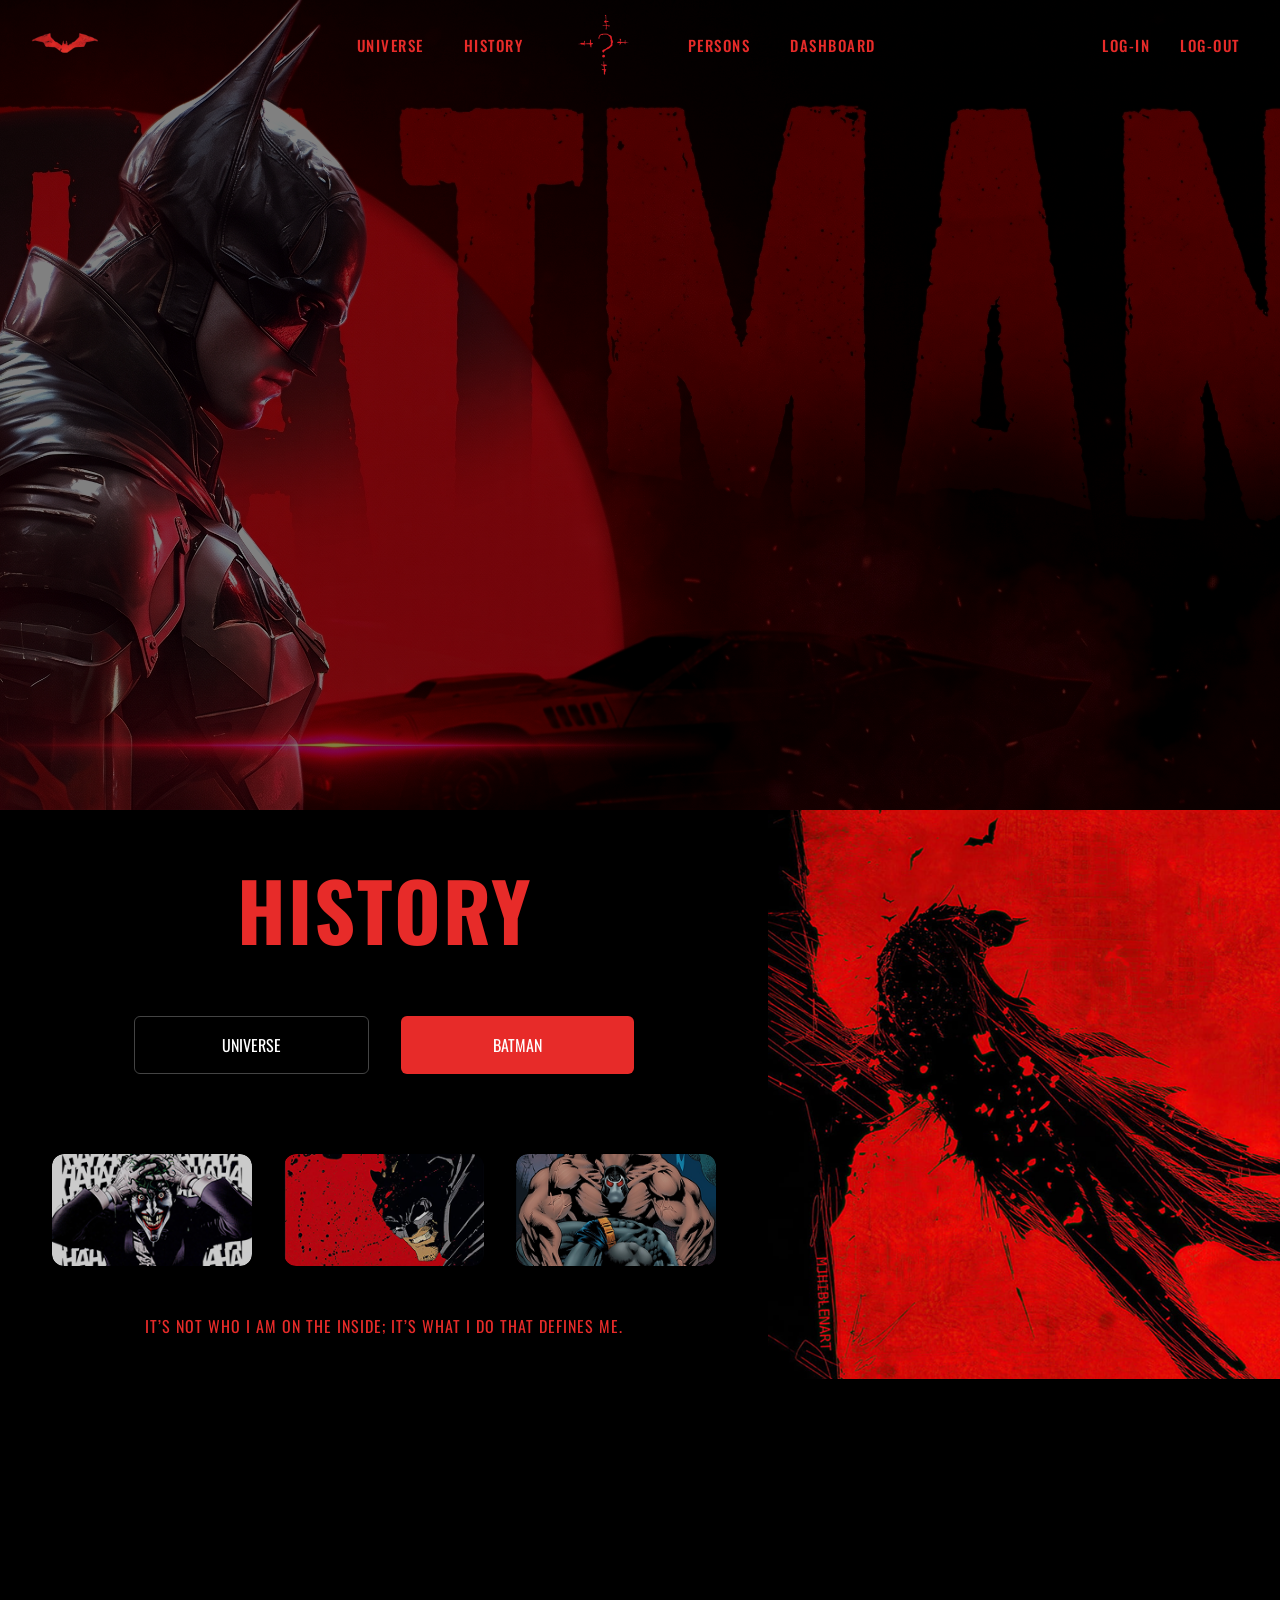
<file: web-data-viz/public/index.html>
<!doctype html>
<html lang="en">
  <head>
    <meta charset="UTF-8" />
    <meta http-equiv="X-UA-Compatible" content="IE=edge" />
    <meta name="viewport" content="width=device-width, initial-scale=1.0" />

    <title>The Vengeance</title>

    <script src="./js/sessao.js"></script>

    <link rel="stylesheet" href="./css/style.css" />
  </head>

  <body>
    <header>
      <nav class="navbar">
        <div class="logo">
          <img src="assets/icon/logo.png" alt="Logo Batman" />
        </div>
        <div class="nav-links">
          <ul>
            <a href="">UNIVERSE</a>
            <a href="">HISTORY</a>
            <img src="assets/icon/charada.png" alt="Charada" />
            <a href="">PERSONS</a>
            <a href="">DASHBOARD</a>
          </ul>
        </div>
        <div class="nav-links">
          <a href="login.html">LOG-IN</a>
          <a href="cadastro.html">LOG-OUT</a>
        </div>
      </nav>
    </header>

    <section class="entrada-section">
      <img src="assets/imgs/entradaBatman.jpg" alt="" />
    </section>
    <!-- Seção Historia-->
    <section class="historia-section">
      <div class="historia-container">
        <div class="historia-left">
          <h1>History</h1>
          <div class="buttons-historia">
            <button class="btn-universe">UNIVERSE</button>
            <button class="btn-batman">Batman</button>
          </div>
          <div class="carrossel-historia">
            <div class="card-historia">
              <img src="assets/imgs/piadaMortal.png" alt="Historia 1" />
            </div>
            <div class="card-historia">
              <img src="assets/imgs/cavaleiroDasTrevas.png" alt="Historia 2" />
            </div>
            <div class="card-historia">
              <img src="assets/imgs/quedaMorcego.png" alt="Historia 3" />
            </div>
          </div>
          <p>It’s not who I am on the inside; it’s what I do that defines me.</p>
        </div>

        <div class="historia-right">
          <img src="assets/imgs/batmanHistoriaRight.png" alt="Batman" />
        </div>
      </div>
    </section>

  </body>
</html>
</file>
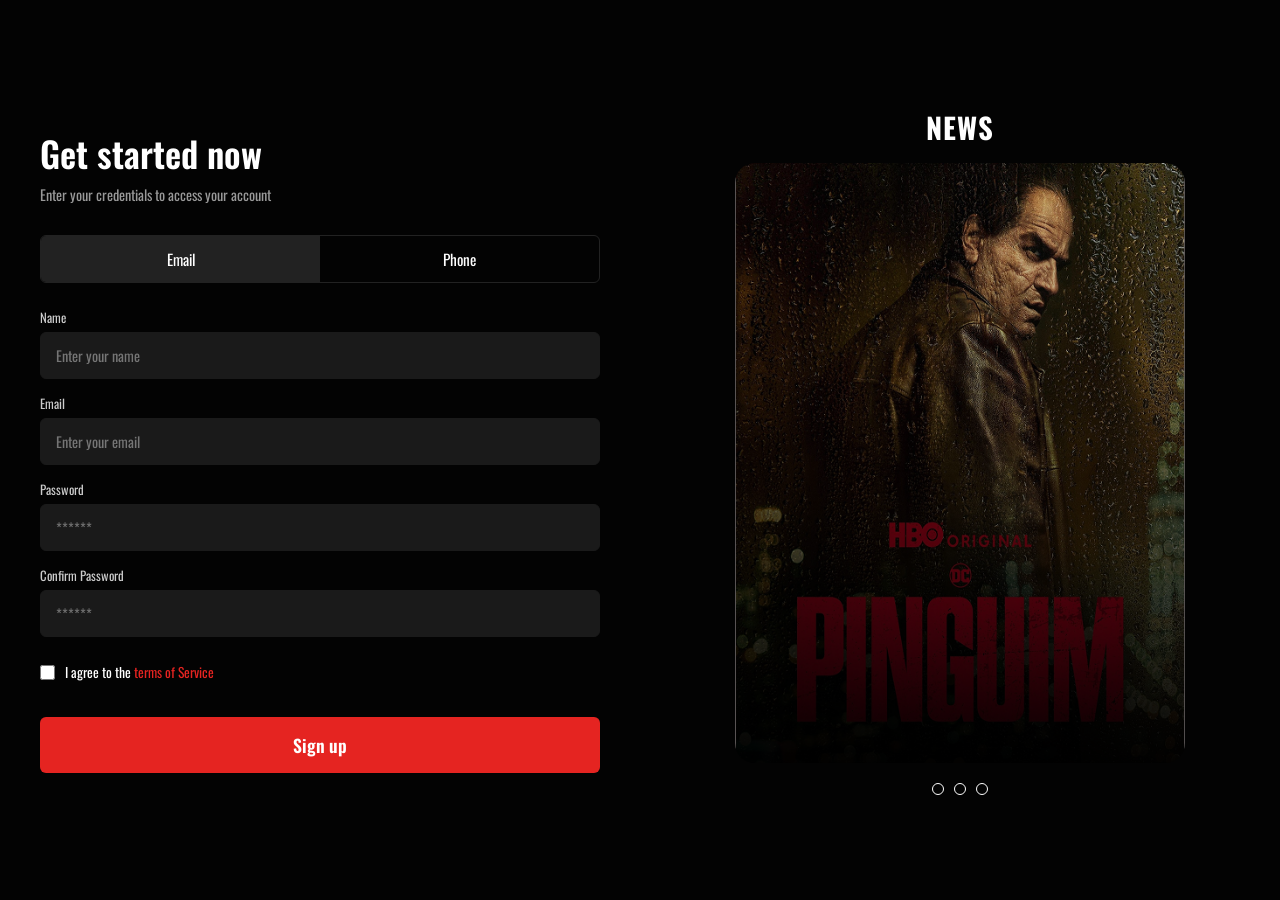
<file: web-data-viz/public/cadastro.html>
<!doctype html>
<html lang="pt-br">
  <head>
    <meta charset="UTF-8" />
    <meta http-equiv="X-UA-Compatible" content="IE=edge" />
    <meta name="viewport" content="width=device-width, initial-scale=1.0" />

    <title>Vengeance | Cadastro</title>

    <script src="./js/sessao.js"></script>
    <link rel="stylesheet" href="./css/cadLog.css" />
    <link rel="icon" href="./assets/icon/logo.png" />
    <link rel="preconnect" href="https://fonts.googleapis.com" />
    <link rel="preconnect" href="https://fonts.gstatic.com" crossorigin />
    <link
      href="https://fonts.googleapis.com/css2?family=Oswald:wght@200..700&display=swap"
      rel="stylesheet"
    />
  </head>

  <body>
    <header>
      
      

    </header>
    <div class="alerta_erro">
      <div class="card_erro" id="cardErro">
        <span id="mensagem_erro"></span>
      </div>
    </div>

    <div class="container">
      <div class="left-panel">
        

        <h1>Get started now</h1>
        <p class="subtitle">Enter your credentials to access your account</p>

        <div class="toggle-tabs">
          <button class="toggle-btn active">Email</button>
          <button class="toggle-btn">Phone</button>
        </div>

        <div class="formulario">
          <div class="campo">
            <span>Name</span>
            <input id="nome_input" type="text" placeholder="Enter your name" />
          </div>
          <div class="campo">
            <span>Email</span>
            <input
              id="email_input"
              type="text"
              placeholder="Enter your email"
            />
          </div>
          <div class="campo">
            <span>Password</span>
            <input id="senha_input" type="password" placeholder="******" />
          </div>
          <div class="campo">
            <span>Confirm Password</span>
            <input
              id="confirmacao_senha_input"
              type="password"
              placeholder="******"
            />
          </div>

          <div class="checkbox-group">
            <input type="checkbox" id="terms" />
            <label for="terms"
              >I agree to the <a href="#">terms of Service</a></label
            >
          </div>

          <button class="botao" onclick="cadastrar()">Sign up</button>
        </div>

        <div id="div_aguardar" class="loading-div">
          <div class="spinner"></div>
        </div>
        <div id="div_erros_login"></div>
      </div>

      <div class="right-panel">
        <div class="news-title">NEWS</div>

        <div class="carousel-wrapper">
          <div class="carousel-track" id="track">
            <img src="assets/imgs/penguinPoster.png" alt="News 1" />
            <img src="assets/imgs/batmanPoster.png" alt="News 2" />
            <img src="assets/imgs/caraDeBarroPoster.png" alt="News 3" />
          </div>
        </div>

        <div class="indicators" id="indicators">
          <div class="dot active"><div class="dot-fill"></div></div>
          <div class="dot"><div class="dot-fill"></div></div>
          <div class="dot"><div class="dot-fill"></div></div>
        </div>
      </div>
    </div>

    <script>
      const track = document.getElementById("track");
      const dots = document.querySelectorAll(".dot");
      let slideAtual = 0;
      const tempoIntervalo = 5000;
      const maxTentativa = 5;
      const tempoBloqueio = 30000;
      let tentativa = 0;
      let timerMensagem;
      let timerBloqueio;

      function moverCarrossel() {
        slideAtual = (slideAtual + 1) % dots.length;
        track.style.transform = `translateX(-${slideAtual * 100}%)`;

        dots.forEach((dot) => {
          dot.classList.remove("active");
          void dot.offsetWidth;
        });
        dots[slideAtual].classList.add("active");
      }

      setInterval(moverCarrossel, tempoIntervalo);

      function finalizarAguardar() {
        document.getElementById("div_aguardar").style.display = "none";
      }

      function limparFormulario() {
        document.getElementById("nome_input").value = "";
        document.getElementById("email_input").value = "";
        document.getElementById("senha_input").value = "";
        document.getElementById("confirmacao_senha_input").value = "";
      }

      function sumirMensagem() {
        cardErro.style.display = "none";
      }

      function mostrarMensagem(mensagem) {
        cardErro.style.display = "block";
        mensagem_erro.innerHTML = mensagem;
        finalizarAguardar();
        clearTimeout(timerMensagem); 
        timerMensagem = setTimeout(sumirMensagem, 5000);
      }

      function registrarErro(mensagem) {
        tentativa++;
        mostrarMensagem(mensagem);

        if (tentativa >= maxTentativa && !timerBloqueio) {
          timerBloqueio = setTimeout(() => {
            tentativa = 0;
            timerBloqueio = null;
          }, tempoBloqueio);
        }
      }

      function cadastrar() {
        var nomeVar = nome_input.value;
        var emailVar = email_input.value;
        var senhaVar = senha_input.value;
        var confirmacaoSenhaVar = confirmacao_senha_input.value;

        if (tentativa >= maxTentativa) {
          mostrarMensagem(
            `Muitas tentativas. Tente novamente em ${tempoBloqueio / 1000} segundos.`,
          );
          return false;
        }

        if (
          nomeVar == "" ||
          emailVar == "" ||
          senhaVar == "" ||
          confirmacaoSenhaVar == ""
        ) {
          registrarErro("Por favor, preencha todos os campos.");
          return false;
        }

        if (confirmacaoSenhaVar !== senhaVar) {
          registrarErro("As senhas são diferentes.");
          return false;
        }

        if (!emailVar.includes("@") || !emailVar.includes(".com")) {
          registrarErro("O email deve conter '@' e '.com'.");
          return false;
        }

        if (senhaVar.length < 10) {
          registrarErro("A senha deve ter no mínimo 10 caracteres.");
          return false;
        }

        if (!document.getElementById("terms").checked) {
          registrarErro("Você deve aceitar os termos de serviço.");
          return false;
        }

        fetch("/usuarios/cadastrar", {
          method: "POST",
          headers: { "Content-Type": "application/json" },
          body: JSON.stringify({
            nomeServer: nomeVar,
            emailServer: emailVar,
            senhaServer: senhaVar,
          }),
        })
          .then(function (resposta) {
            if (resposta.ok) {
              tentativa = 0; 
              mostrarMensagem("Cadastro realizado com sucesso!");
              setTimeout(() => {
                window.location = "login.html";
              }, 2000);
              limparFormulario();
            } else {
              throw "Houve um erro ao tentar realizar o cadastro!";
            }
          })
          .catch(function (erro) {
            console.log(`#ERRO: ${erro}`);
            mostrarMensagem("Erro ao realizar o cadastro. Tente novamente.");
          });

        return false;
      }
    </script>
  </body>
</html>
</file>
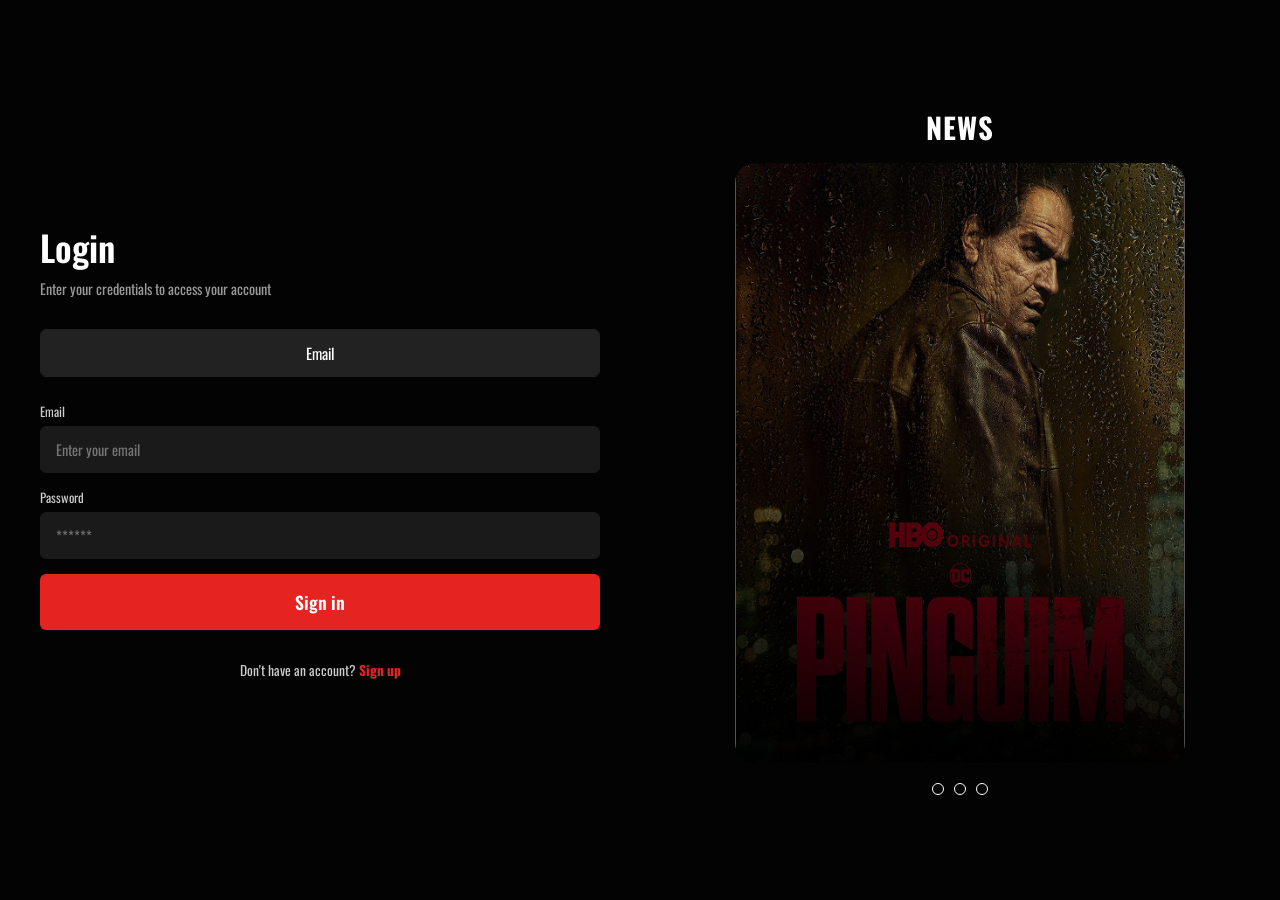
<file: web-data-viz/public/login.html>
<!DOCTYPE html>
<html lang="pt-br">

<head>
  <meta charset="UTF-8" />
  <meta http-equiv="X-UA-Compatible" content="IE=edge" />
  <meta name="viewport" content="width=device-width, initial-scale=1.0" />

  <title>Vengeance | Login</title>

  <script src="./js/sessao.js"></script>
  <link rel="stylesheet" href="./css/cadLog.css" />
  <link rel="icon" href="./assets/icon/logo.png" />
  <link rel="preconnect" href="https://fonts.googleapis.com">
  <link rel="preconnect" href="https://fonts.gstatic.com" crossorigin>
  <link href="https://fonts.googleapis.com/css2?family=Oswald:wght@200..700&display=swap" rel="stylesheet">
</head>

<body>
  <div class="alerta_erro">
    <div class="card_erro" id="cardErro">
      <span id="mensagem_erro"></span>
    </div>
  </div>

  <div class="container">
    <div class="left-panel">

      <h1>Login</h1>
      <p class="subtitle">Enter your credentials to access your account</p>

      <div class="toggle-tabs">
        <button class="toggle-btn active">Email</button>
      </div>

      <div class="formulario">
        <div class="campo">
          <span>Email</span>
          <input id="email_input" type="text" placeholder="Enter your email" />
        </div>
        <div class="campo">
          <span>Password</span>
          <input id="senha_input" type="password" placeholder="******" />
        </div>

        <button class="botao" onclick="entrar()">Sign in</button>

        <div style="margin-top: 15px; font-size: 0.85rem; text-align: center; color: #ccc;">
          Don't have an account? <a href="cadastro.html" style="color: #e52421; text-decoration: none; font-weight: bold;">Sign up</a>
        </div>
      </div>

      <div id="div_aguardar" class="loading-div">
        <div class="spinner"></div>
      </div>
      <div id="div_erros_login"></div>
    </div>

    <div class="right-panel">
      <div class="news-title">NEWS</div>

      <div class="carousel-wrapper">
        <div class="carousel-track" id="track">
          <img src="assets/imgs/penguinPoster.png" alt="News 1">
          <img src="assets/imgs/batmanPoster.png" alt="News 2">
          <img src="assets/imgs/caraDeBarroPoster.png" alt="News 3">
        </div>
      </div>

      <div class="indicators" id="indicators">
        <div class="dot active"><div class="dot-fill"></div></div>
        <div class="dot"><div class="dot-fill"></div></div>
        <div class="dot"><div class="dot-fill"></div></div>
      </div>
    </div>
  </div>

  <script>
    const track = document.getElementById('track');
    const dots = document.querySelectorAll('.dot');
    let slideAtual = 0;
    const tempoIntervalo = 5000;

    function moverCarrossel() {
      slideAtual = (slideAtual + 1) % dots.length;
      track.style.transform = `translateX(-${slideAtual * 100}%)`;

      dots.forEach(dot => {
        dot.classList.remove('active');
        void dot.offsetWidth;
      });
      dots[slideAtual].classList.add('active');
    }
    setInterval(moverCarrossel, tempoIntervalo);

    // --- Lógica de Autenticação ---
    function aguardar() {
      document.getElementById('div_aguardar').style.display = 'flex';
    }

    function finalizarAguardar(texto) {
      document.getElementById('div_aguardar').style.display = 'none';
      if (texto) {
        document.getElementById('div_erros_login').innerHTML = texto;
      }
    }

    function sumirMensagem() {
      document.getElementById('cardErro').style.display = "none";
      document.getElementById('cardErro').style.backgroundColor = "#e52421";
    }

    function entrar() {
      aguardar();

      var emailVar = document.getElementById('email_input').value;
      var senhaVar = document.getElementById('senha_input').value;
      var cardErro = document.getElementById('cardErro');
      var mensagem_erro = document.getElementById('mensagem_erro');

      if (emailVar == "" || senhaVar == "") {
        cardErro.style.display = "block";
        mensagem_erro.innerHTML = "Por favor, preencha todos os campos.";
        finalizarAguardar();
        setTimeout(sumirMensagem, 5000);
        return false;
      }

      console.log("FORM LOGIN: ", emailVar);

      fetch("/usuarios/autenticar", {
        method: "POST",
        headers: {
          "Content-Type": "application/json"
        },
        body: JSON.stringify({
          emailServer: emailVar,
          senhaServer: senhaVar
        })
      }).then(function (resposta) {
        if (resposta.ok) {
          resposta.json().then(json => {
            sessionStorage.EMAIL_USUARIO = json.email;
            sessionStorage.NOME_USUARIO = json.nome;
            sessionStorage.ID_USUARIO = json.id;

            cardErro.style.display = "block";
            cardErro.style.backgroundColor = "#28a745";
            mensagem_erro.innerHTML = "Login realizado com sucesso! Redirecionando...";

            setTimeout(function () {
              window.location = "./quiz.html";
            }, 1000);
          });
        } else {
          resposta.text().then(texto => {
            console.error(texto);
            cardErro.style.display = "block";
            mensagem_erro.innerHTML = "E-mail e/ou senha inválidos.";
            finalizarAguardar(texto);
            setTimeout(sumirMensagem, 5000);
          });
        }
      }).catch(function (erro) {
        console.log(erro);
        finalizarAguardar();
      });

      return false;
    }
  </script>
</body>

</html>
</file>
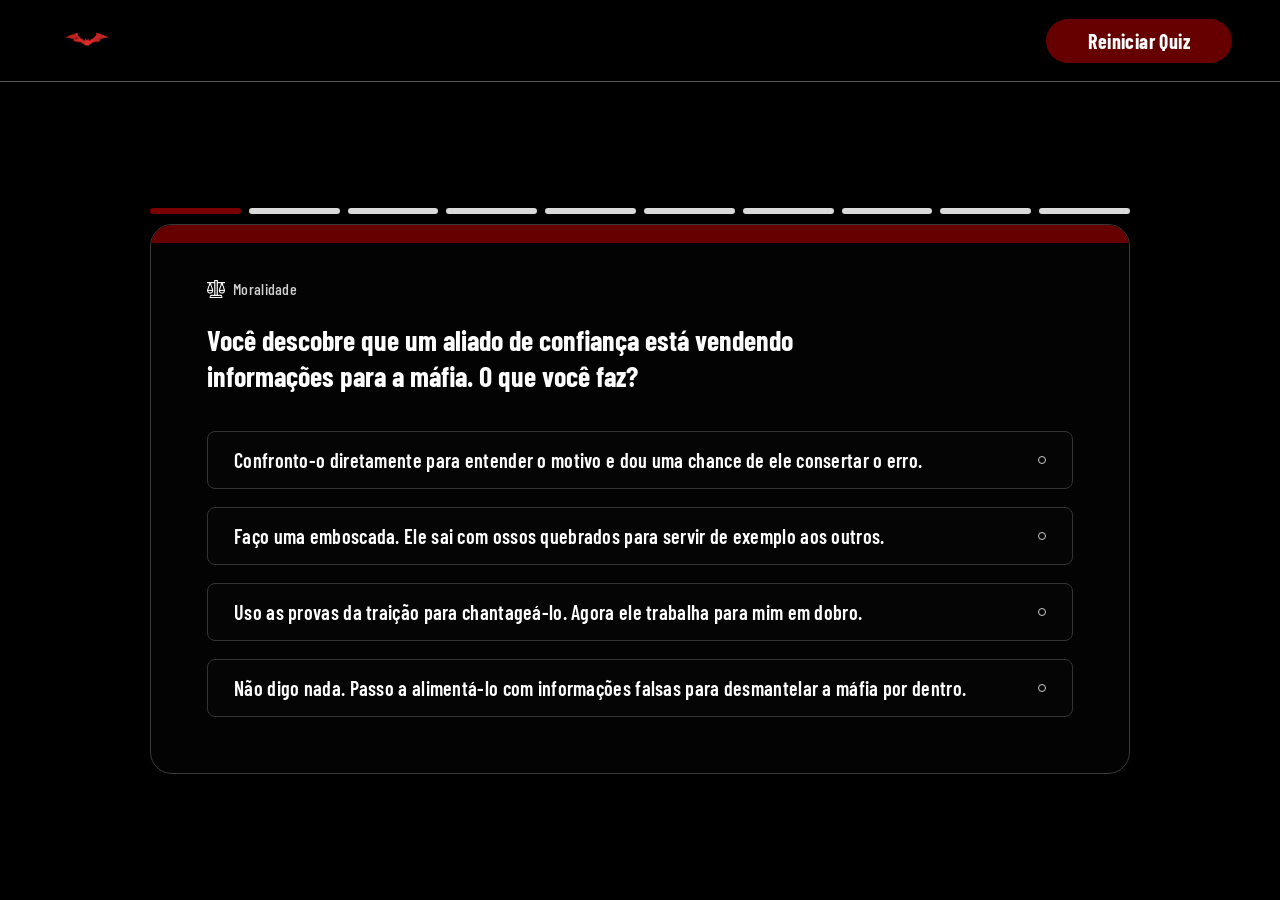
<file: web-data-viz/public/quiz.html>
<!DOCTYPE html>
<html lang="pt-BR">

<head>
    <meta charset="UTF-8">
    <meta name="viewport" content="width=device-width, initial-scale=1.0">
    <title>Avaliação Psicológica - Gotham</title>
    <link rel="preconnect" href="https://fonts.googleapis.com">
    <link rel="preconnect" href="https://fonts.gstatic.com" crossorigin>
    <link href="https://fonts.googleapis.com/css2?family=Barlow+Condensed:wght@500;600;700&display=swap"
        rel="stylesheet">
    <link rel="stylesheet" href="css/quiz.css">
</head>

<body>

    <header class="cabecalho">
        <a href="index.html" class="link-logo">
            <img src="./assets/icon/logo.png" alt="Logo Morcego" class="logo-morcego">
        </a>
        <button type="button" id="btn-reiniciar" class="btn-reiniciar">Reiniciar Quiz</button>
    </header>

    <main class="container-principal">
        <section class="wrapper-quiz">
            <!-- Barra de progresso -->
            <div id="barra-progresso" class="barra-progresso">
                <div class="segmento ativo"></div>
                <div class="segmento"></div>
                <div class="segmento"></div>
                <div class="segmento"></div>
                <div class="segmento"></div>
                <div class="segmento"></div>
                <div class="segmento"></div>
                <div class="segmento"></div>
                <div class="segmento"></div>
                <div class="segmento"></div>
            </div>

            <article class="card-quiz">
                <div class="card-faixa-topo"></div>

                <div class="card-corpo">
                    <div class="tag-caracteristica">
                        <img id="icone-caracteristica" class="icone-caracteristica" src="" alt="">
                        <span id="texto-caracteristica"></span>
                    </div>

                    <h1 id="texto-pergunta" class="titulo-pergunta"></h1>

                    <div id="caixa-alternativas" class="lista-alternativas"></div>
                </div>
            </article>

        </section>
    </main>

    <script src="js/quiz.js"></script>
</body>

</html>
</file>
<file: web-data-viz/public/css/style.css>
@import url('https://fonts.googleapis.com/css2?family=Oswald:wght@400;500;700&display=swap');

*{
    margin: 0;
    padding: 0;
    box-sizing: border-box;
}

body {
    font-family: 'Oswald', sans-serif;
    background-color: #000000;
    color: #ffffff;
    overflow-x: hidden;
}
header {
  background-color: #00000000;
  height: 90px;
  position: absolute;
  top: 0;
  left: 0;
  right: 0;
  z-index: 1000;
}

.navbar {
  display: flex;
  justify-content: space-between;
  align-items: center;
  height: 100%;
}

.logo {
  height: 100%;
  width: 130px;
  display: flex;
  justify-content: center;
  align-items: center;
  padding: 10px;
}

.logo img {
  width: 120px; 
  height: auto;
}

.nav-links {
  display: flex;
  align-items: center;
}

.nav-links ul {
  display: flex;
  align-items: center;
  gap: 40px;
  list-style: none;
}

.nav-links img {
  height: 65px;
  width: auto;
  margin: 0 10px;
}

.nav-links a {
  text-decoration: none;
  color: #E72B29;
  font-size: 15px;
  font-weight: 500;
  letter-spacing: 1.5px;
  text-transform: uppercase;
}

.nav-links a:hover {
  color: #E72B29;
  text-shadow: 0 0 8px rgba(209, 29, 29, 0.6);
}

.navbar .nav-links:last-child {
  gap: 30px;
  padding-right: 40px;
}

.entrada-section {
  width: 100%;
  height: calc(100vh - 90px);
  position: relative;
  display: flex;
  justify-content: center;
  align-items: center;
  overflow: hidden;
  background-color: #050505;
}

.entrada-section img {
  width: 100%;
  height: 100%;
  object-fit: cover;
  object-position: top center;
  filter: contrast(1.1) brightness(0.5);
}

.historia-section {
  width: 100vw;
  min-height: 100vh;
  display: flex;
  background-color: #000000;
}

.historia-container {
  display: flex;
  width: 100%;
  height: 100%;
}

.historia-left {
  width: 60%;
  display: flex;
  flex-direction: column;
  align-items: center; 
  justify-content: center;
  padding: 32px;
}

.historia-left h1 {
  font-size: 80px;
  font-weight: 700;
  color: #E72B29;
  text-transform: uppercase;
  letter-spacing: 2px;
  margin: 0 0 48px 0;
}

.buttons-historia {
  display: flex;
  gap: 32px;
  width: 100%;
  max-width: 500px;
  margin-bottom: 80px;
}

.buttons-historia button {
  flex: 1;
  padding: 16px 0;
  font-size: 16px;
  font-family: 'Oswald', sans-serif;
  text-transform: uppercase;
  border-radius: 6px;
  cursor: pointer;
  transition: all 0.3s ease;
}

.btn-universe {
  background-color: transparent;
  color: #ffffff;
  border: 1px solid #444444;
}

.btn-universe:hover {
  background-color: rgba(255, 255, 255, 0.1);
  border-color: #ffffff;
}

.btn-batman {
  background-color: #E72B29;
  color: #ffffff;
  border: none;
}

.carrossel-historia {
  display: flex;
  gap: 32px;
  justify-content: center;
  width: 100%;
  margin-bottom: 32px;
}

.card-historia {
  flex: 0 0 auto;
  width: 200px;
  border-radius: 12px;
  overflow: hidden;
}

.card-historia img {
  width: 100%;
  height: auto;
  display: block;
  object-fit: cover;
  border-radius: 12px;
}

.historia-left p {
  font-size: 16px;
  color: #E72B29;
  text-transform: uppercase;
  letter-spacing: 1px;
  text-align: center;
  margin-top: 16px;
}

.historia-right {
  width: 40%; 
  display: flex;
}

.historia-right img {
  width: 100%;
  height: 100%;
  object-fit: cover; 
  object-position: right center; 
  display: block;
}
</file>
<file: web-data-viz/public/css/cadLog.css>
* {
  margin: 0;
  padding: 0;
  box-sizing: border-box;
  font-family: 'Oswald', sans-serif;
}

body {
  background-color: #030303;
  color: #ffffff;
  display: flex;
  justify-content: center;
  align-items: center;
  min-height: 100vh;
  overflow-x: hidden;
}

.alerta_erro {
  position: fixed;
  top: 20px;
  right: 20px;
  z-index: 1000;
}

.card_erro {
  display: none;
  background-color: #e52421;
  color: white;
  padding: 15px 25px;
  border-radius: 8px;
  font-weight: 600;
  box-shadow: 0 4px 12px rgba(229, 36, 33, 0.3);
}

.container {
  display: flex;
  width: 100%;
  max-width: 1300px;
  padding: 40px;
  gap: 80px;
}

.left-panel {
  flex: 1;
  display: flex;
  flex-direction: column;
  justify-content: center;
}

.logo {
  width: 60px;
  margin-bottom: 30px;
  fill: #e52421;
}

h1 {
  font-size: 2.2rem;
  font-weight: 600;
  margin-bottom: 5px;
}

.subtitle {
  color: #999;
  font-size: 0.9rem;
  margin-bottom: 30px;
}

.toggle-tabs {
  display: flex;
  border: 1px solid #222;
  border-radius: 6px;
  margin-bottom: 25px;
  overflow: hidden;
}

.toggle-btn {
  flex: 1;
  padding: 12px;
  background: transparent;
  color: #fff;
  border: none;
  cursor: pointer;
  font-size: 0.95rem;
  transition: background 0.3s;
}

.toggle-btn.active {
  background-color: #222;
}

.formulario {
  display: flex;
  flex-direction: column;
  gap: 15px;
}

.campo {
  display: flex;
  flex-direction: column;
}

.campo span {
  font-size: 0.8rem;
  margin-bottom: 5px;
  color: #ccc;
}

.campo input {
  padding: 12px 15px;
  background-color: #1a1a1a;
  border: 1px solid #1a1a1a;
  border-radius: 6px;
  color: #fff;
  font-size: 0.9rem;
  outline: none;
  transition: border 0.3s;
}

.campo input:focus {
  border-color: #e52421;
}

.checkbox-group {
  display: flex;
  align-items: center;
  gap: 10px;
  margin: 10px 0 20px 0;
  font-size: 0.85rem;
}

.checkbox-group input {
  accent-color: #e52421;
  width: 15px;
  height: 15px;
}

.checkbox-group a {
  color: #e52421;
  text-decoration: none;
}

.botao {
  padding: 15px;
  background-color: #e52421;
  color: #fff;
  border: none;
  border-radius: 6px;
  font-size: 1.1rem;
  font-weight: 600;
  cursor: pointer;
  transition: background-color 0.3s;
}

.botao:hover {
  background-color: #c41e1b;
}

.loading-div {
  display: none;
  justify-content: center;
  margin-top: 15px;
}

.spinner {
  width: 40px;
  height: 40px;
  border: 4px solid rgba(229, 36, 33, 0.3);
  border-top-color: #e52421;
  border-radius: 50%;
  animation: girar 0.8s linear infinite;
}

@keyframes girar {
  to {
    transform: rotate(360deg);
  }
}

.right-panel {
  flex: 1;
  display: flex;
  flex-direction: column;
  align-items: center;
  justify-content: center;
}

.news-title {
  font-size: 1.8rem;
  font-weight: bold;
  margin-bottom: 15px;
  letter-spacing: 1px;
}

.carousel-wrapper {
  width: 100%;
  max-width: 450px;
  height: 600px;
  border-radius: 20px;
  overflow: hidden;
  position: relative;
}

.carousel-track {
  display: flex;
  width: 100%;
  height: 100%;
  transition: transform 0.6s ease-in-out;
}

.carousel-track img {
  min-width: 100%;
  height: 100%;
  object-fit: cover;
}

.indicators {
  display: flex;
  gap: 10px;
  margin-top: 20px;
}

.dot {
  width: 12px;
  height: 12px;
  border: 1px solid #fff;
  border-radius: 50%;
  display: flex;
  justify-content: center;
  align-items: center;
  position: relative;
}

.dot-fill {
  width: 100%;
  height: 100%;
  background-color: #fff;
  border-radius: 50%;
  transform: scale(0); 
}

@keyframes despreencher {
  0% { transform: scale(1); opacity: 1; }
  100% { transform: scale(0); opacity: 0.2; }
}

.dot.active .dot-fill {
  animation: despreencher 5s linear forwards;
}

@media (max-width: 900px) {
  .container {
    flex-direction: column;
    padding: 20px;
  }
  .carousel-wrapper {
    height: 400px;
  }
}
</file>
<file: web-data-viz/public/css/quiz.css>
* {
    margin: 0;
    padding: 0;
    box-sizing: border-box;
}

body {
    background-color: #000000;
    color: #ffffff;
    font-family: 'Barlow Condensed', sans-serif;
    min-height: 100vh;
    display: flex;
    flex-direction: column;
}

/* Cabeçalho */
.cabecalho {
    width: 100%;
    height: 82px;
    padding: 0 48px;
    border-bottom: 1px solid #555555;
    display: flex;
    align-items: center;
    justify-content: space-between;
}

.link-logo {
    display: inline-flex;
    align-items: center;
    text-decoration: none;
}

.logo-morcego {
    width: 78px;
    height: auto;
    display: block;
}

.btn-reiniciar {
    background-color: #660000;
    color: #ffffff;
    font-family: 'Barlow Condensed', sans-serif;
    font-size: 20px;
    font-weight: 700;
    letter-spacing: 0.4px;
    padding: 10px 42px;
    border: none;
    border-radius: 999px;
    cursor: pointer;
    transition: background-color 0.2s ease, transform 0.15s ease;
}

.btn-reiniciar:hover {
    background-color: #850000;
}

.btn-reiniciar:active {
    transform: scale(0.98);
}

/* Área Central */
.container-principal {
    flex: 1;
    display: flex;
    align-items: center;
    justify-content: center;
    padding: 40px 24px;
}

.wrapper-quiz {
    width: 100%;
    max-width: 980px;
}

/* Barra de Progresso (10 segmentos) */
.barra-progresso {
    display: grid;
    grid-template-columns: repeat(10, 1fr);
    gap: 8px;
    margin-bottom: 10px;
}

.segmento {
    height: 6px;
    background-color: #d9d9d9;
    border-radius: 4px;
    transition: background-color 0.3s ease;
}

.segmento.ativo {
    background-color: #7a0000;
}

/* Card do Quiz */
.card-quiz {
    background-color: #030303;
    border: 1px solid #3a3a3a;
    border-radius: 22px;
    overflow: hidden;
}

.card-faixa-topo {
    width: 100%;
    height: 18px;
    background-color: #660000;
}

.card-corpo {
    padding: 36px 56px 56px 56px;
}

/* Indicador de Característica */
.tag-caracteristica {
    display: inline-flex;
    align-items: center;
    gap: 8px;
    color: #d0d0d0;
    font-size: 16px;
    font-weight: 500;
    letter-spacing: 0.3px;
}

.icone-caracteristica {
    width: 18px;
    height: 18px;
    object-fit: contain;
    flex-shrink: 0;
}

.oculto {
    display: none;
}

/* Pergunta */
.titulo-pergunta {
    font-size: 28px;
    font-weight: 700;
    line-height: 1.28;
    color: #ffffff;
    max-width: 620px;
    margin: 22px 0 36px 0;
}

/* Alternativas */
.lista-alternativas {
    display: flex;
    flex-direction: column;
    gap: 18px;
}

.btn-resposta {
    width: 100%;
    background-color: #050505;
    border: 1px solid #333333;
    border-radius: 8px;
    padding: 16px 26px;
    color: #ffffff;
    font-family: 'Barlow Condensed', sans-serif;
    font-size: 20px;
    font-weight: 600;
    letter-spacing: 0.3px;
    text-align: left;
    display: flex;
    align-items: center;
    justify-content: space-between;
    gap: 20px;
    cursor: pointer;
    transition: border-color 0.2s ease, background-color 0.2s ease;
}

.radio-indicador {
    width: 8px;
    height: 8px;
    border: 1px solid #cccccc;
    border-radius: 50%;
    flex-shrink: 0;
    transition: background-color 0.2s ease, border-color 0.2s ease;
}

.btn-resposta:hover {
    border-color: #850000;
    background-color: #120202;
}

.btn-resposta:hover .radio-indicador {
    background-color: #850000;
    border-color: #ff2a2a;
}

/* Responsividade */
@media (max-width: 768px) {
    .cabecalho {
        padding: 0 20px;
    }

    .card-corpo {
        padding: 28px 24px 36px 24px;
    }

    .titulo-pergunta {
        font-size: 24px;
    }

    .btn-resposta {
        font-size: 18px;
        padding: 14px 18px;
    }
}
</file>
